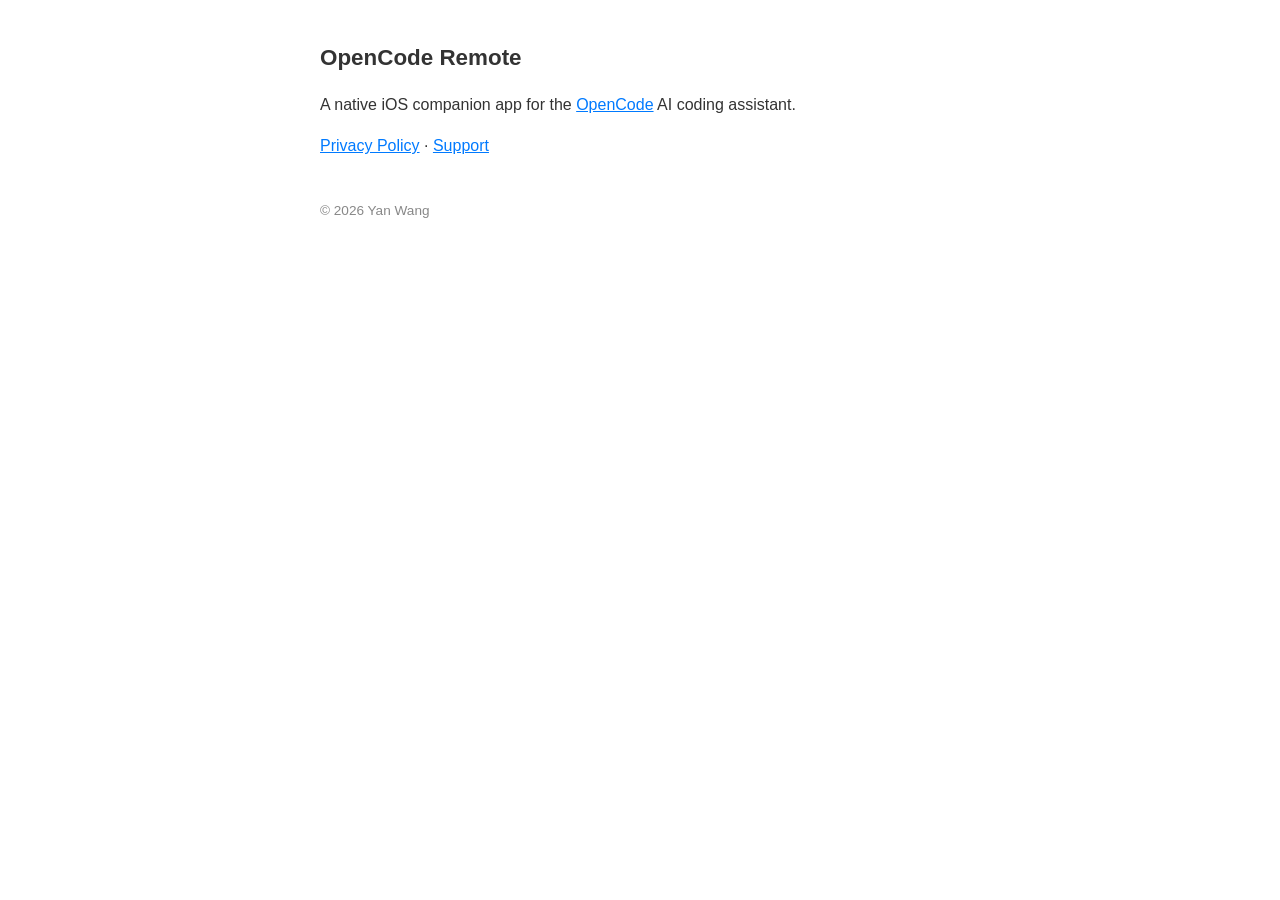
<file: index.html>
<!DOCTYPE html>
<html lang="en">
<head>
    <meta charset="UTF-8">
    <meta name="viewport" content="width=device-width, initial-scale=1.0">
    <title>OpenCode Remote</title>
    <style>
        body { font-family: -apple-system, BlinkMacSystemFont, sans-serif; max-width: 640px; margin: 40px auto; padding: 0 20px; color: #333; line-height: 1.6; }
        h1 { font-size: 1.4em; }
        h2 { font-size: 1.1em; margin-top: 2em; }
        a { color: #007aff; }
        footer { margin-top: 3em; font-size: 0.85em; color: #888; }
    </style>
</head>
<body>
    <h1>OpenCode Remote</h1>
    <p>A native iOS companion app for the <a href="https://github.com/opencode-ai/opencode">OpenCode</a> AI coding assistant.</p>
    <p><a href="privacy.html">Privacy Policy</a> · <a href="support.html">Support</a></p>
    <footer>© 2026 Yan Wang</footer>
</body>
</html>
</file>
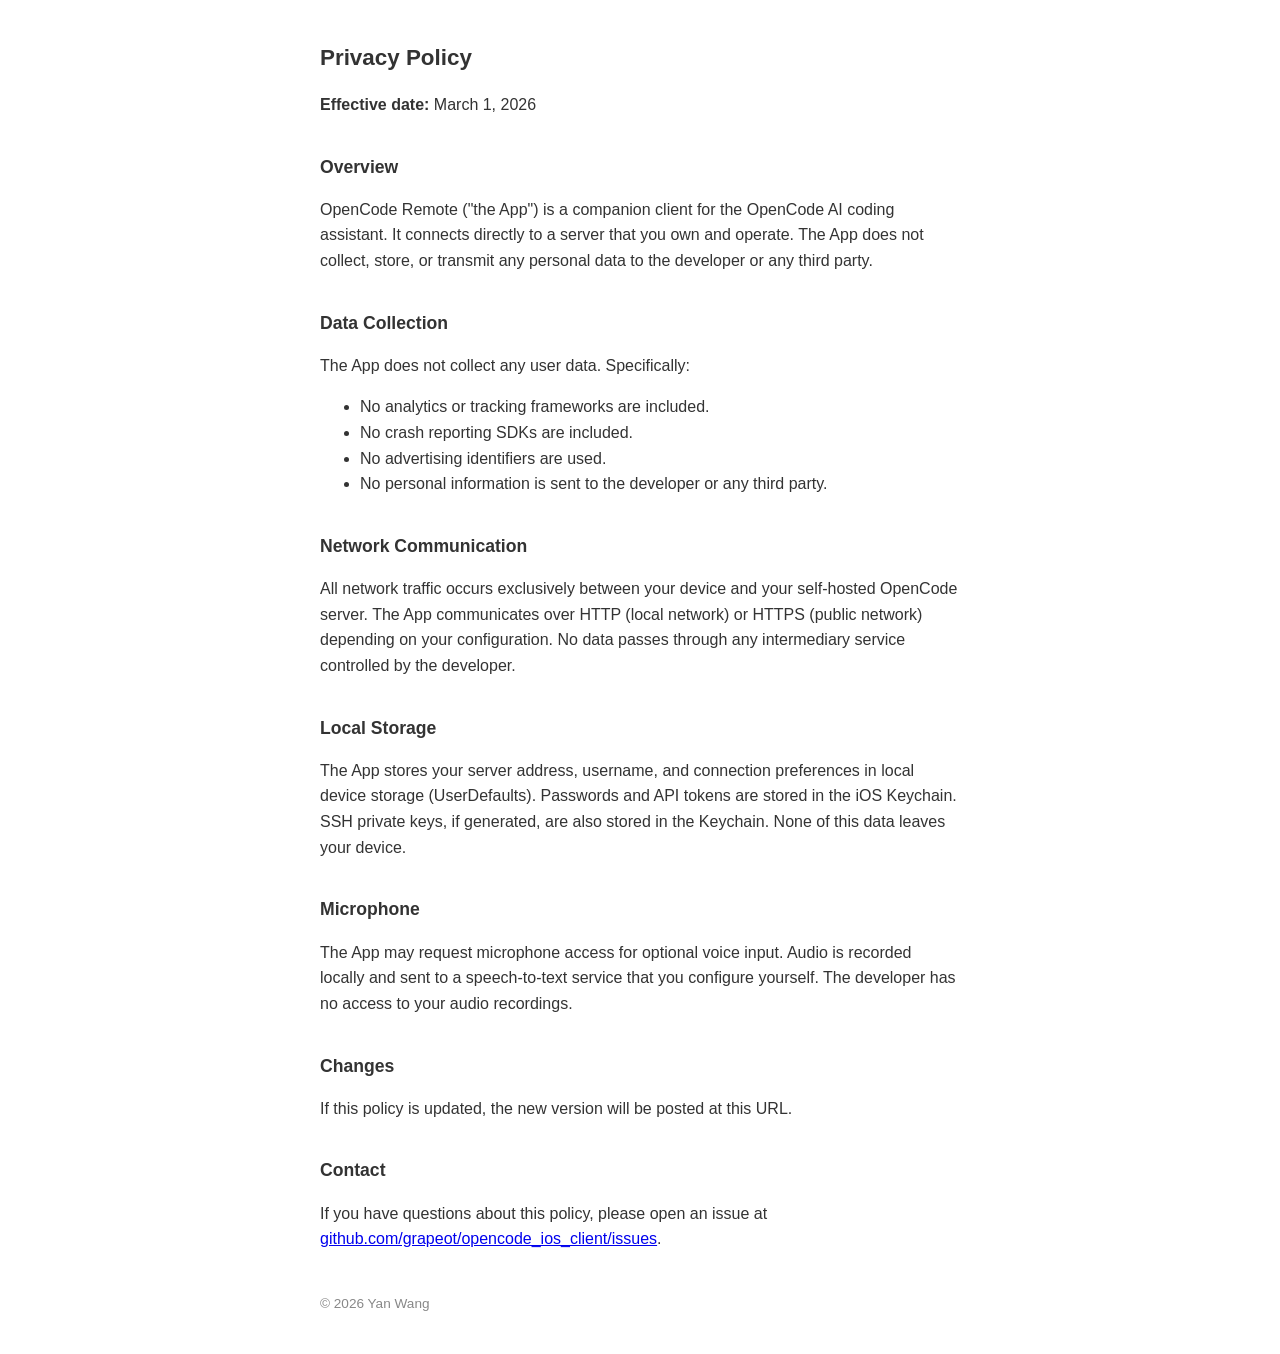
<file: privacy.html>
<!DOCTYPE html>
<html lang="en">
<head>
    <meta charset="UTF-8">
    <meta name="viewport" content="width=device-width, initial-scale=1.0">
    <title>Privacy Policy — OpenCode Remote</title>
    <style>
        body { font-family: -apple-system, BlinkMacSystemFont, sans-serif; max-width: 640px; margin: 40px auto; padding: 0 20px; color: #333; line-height: 1.6; }
        h1 { font-size: 1.4em; }
        h2 { font-size: 1.1em; margin-top: 2em; }
        footer { margin-top: 3em; font-size: 0.85em; color: #888; }
    </style>
</head>
<body>
    <h1>Privacy Policy</h1>
    <p><strong>Effective date:</strong> March 1, 2026</p>

    <h2>Overview</h2>
    <p>OpenCode Remote ("the App") is a companion client for the OpenCode AI coding assistant. It connects directly to a server that you own and operate. The App does not collect, store, or transmit any personal data to the developer or any third party.</p>

    <h2>Data Collection</h2>
    <p>The App does not collect any user data. Specifically:</p>
    <ul>
        <li>No analytics or tracking frameworks are included.</li>
        <li>No crash reporting SDKs are included.</li>
        <li>No advertising identifiers are used.</li>
        <li>No personal information is sent to the developer or any third party.</li>
    </ul>

    <h2>Network Communication</h2>
    <p>All network traffic occurs exclusively between your device and your self-hosted OpenCode server. The App communicates over HTTP (local network) or HTTPS (public network) depending on your configuration. No data passes through any intermediary service controlled by the developer.</p>

    <h2>Local Storage</h2>
    <p>The App stores your server address, username, and connection preferences in local device storage (UserDefaults). Passwords and API tokens are stored in the iOS Keychain. SSH private keys, if generated, are also stored in the Keychain. None of this data leaves your device.</p>

    <h2>Microphone</h2>
    <p>The App may request microphone access for optional voice input. Audio is recorded locally and sent to a speech-to-text service that you configure yourself. The developer has no access to your audio recordings.</p>

    <h2>Changes</h2>
    <p>If this policy is updated, the new version will be posted at this URL.</p>

    <h2>Contact</h2>
    <p>If you have questions about this policy, please open an issue at <a href="https://github.com/grapeot/opencode_ios_client/issues">github.com/grapeot/opencode_ios_client/issues</a>.</p>

    <footer>© 2026 Yan Wang</footer>
</body>
</html>
</file>
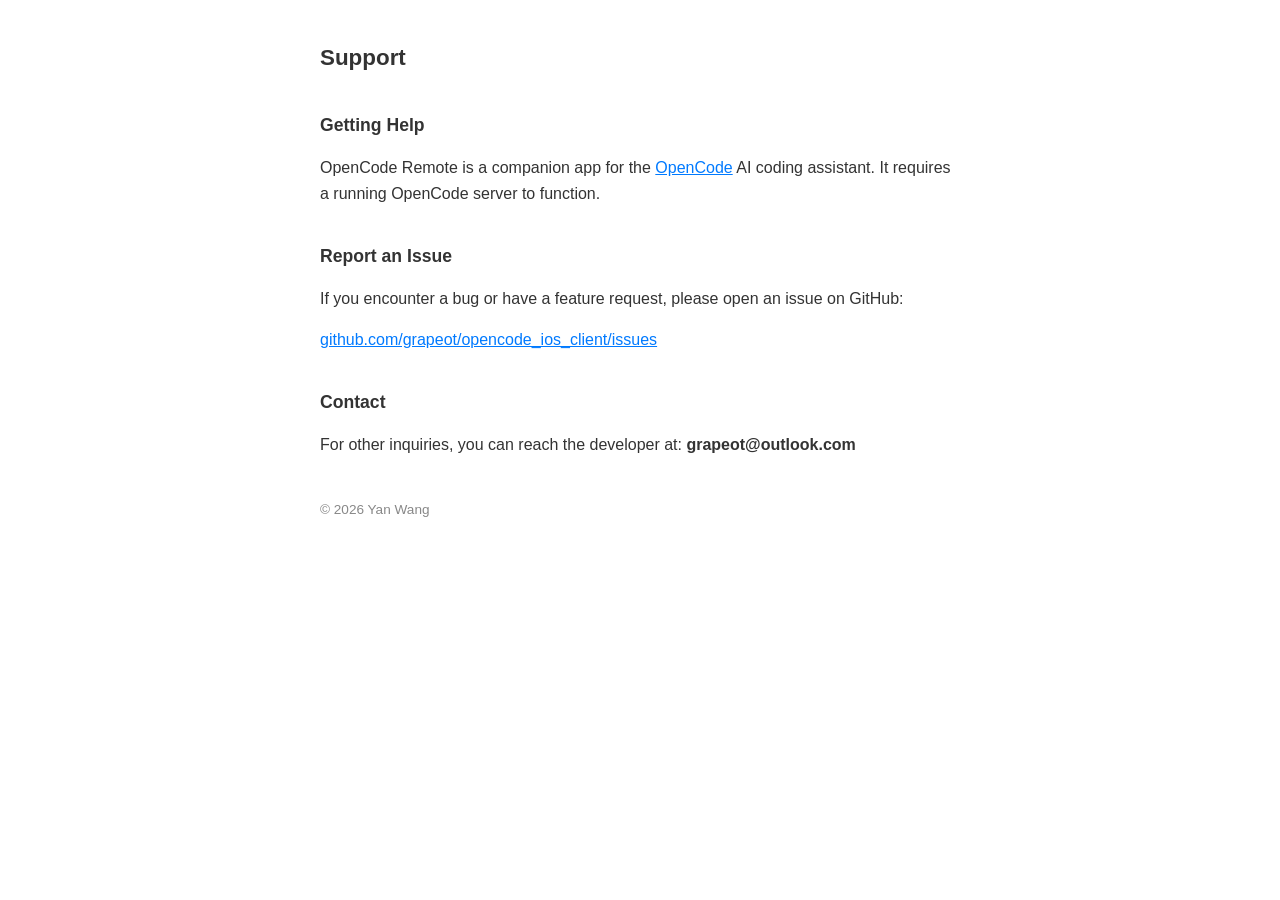
<file: support.html>
<!DOCTYPE html>
<html lang="en">
<head>
    <meta charset="UTF-8">
    <meta name="viewport" content="width=device-width, initial-scale=1.0">
    <title>Support — OpenCode Remote</title>
    <style>
        body { font-family: -apple-system, BlinkMacSystemFont, sans-serif; max-width: 640px; margin: 40px auto; padding: 0 20px; color: #333; line-height: 1.6; }
        h1 { font-size: 1.4em; }
        h2 { font-size: 1.1em; margin-top: 2em; }
        a { color: #007aff; }
        footer { margin-top: 3em; font-size: 0.85em; color: #888; }
    </style>
</head>
<body>
    <h1>Support</h1>

    <h2>Getting Help</h2>
    <p>OpenCode Remote is a companion app for the <a href="https://github.com/opencode-ai/opencode">OpenCode</a> AI coding assistant. It requires a running OpenCode server to function.</p>

    <h2>Report an Issue</h2>
    <p>If you encounter a bug or have a feature request, please open an issue on GitHub:</p>
    <p><a href="https://github.com/grapeot/opencode_ios_client/issues">github.com/grapeot/opencode_ios_client/issues</a></p>

    <h2>Contact</h2>
    <p>For other inquiries, you can reach the developer at: <strong>grapeot@outlook.com</strong></p>

    <footer>© 2026 Yan Wang</footer>
</body>
</html>
</file>
